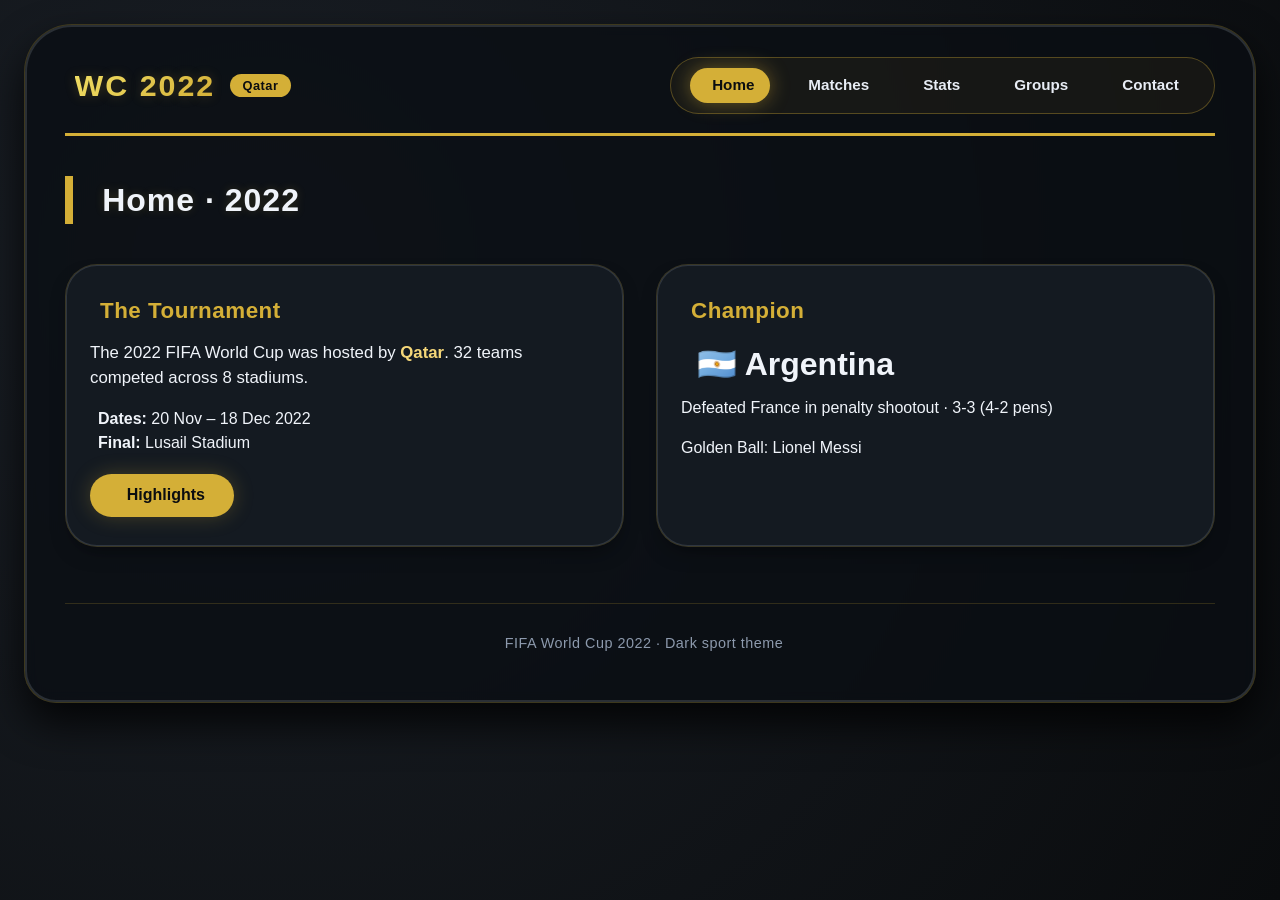
<file: index.html>
<!DOCTYPE html>
<html lang="en">
  <head>
    <meta charset="UTF-8" />
    <meta name="viewport" content="width=device-width, initial-scale=1.0" />
    <title>WC 2022 · Home</title>
    <!-- shared styles -->

    <!-- Font Awesome -->
    <link rel="stylesheet" href="styles.css" />
  </head>
  <body>
    <div class="container">
      <!-- ===== HEADER ===== -->
      <header class="header">
        <div class="logo">
          <i class="fas fa-trophy"></i>
          <h1>WC 2022</h1>
          <span>Qatar</span>
        </div>
        <nav class="nav-links">
          <a href="index.html" class="active"
            ><i class="fas fa-futbol"></i> Home</a
          >
          <a href="matches.html"
            ><i class="fas fa-calendar-check"></i> Matches</a
          >
          <a href="stats.html"><i class="fas fa-chart-simple"></i> Stats</a>
          <a href="groups.html"><i class="fas fa-layer-group"></i> Groups</a>
          <a href="contact.html"><i class="fas fa-envelope"></i> Contact</a>
        </nav>
      </header>

      <!-- ===== HOME ===== -->
      <section>
        <h2 class="page-title">
          <i
            class="fas fa-globe-asia"
            style="color: #d4af37; margin-right: 10px"
          ></i>
          Home · 2022
        </h2>
        <div class="grid-2col">
          <div class="card">
            <h3><i class="fas fa-flag"></i> The Tournament</h3>
            <p style="margin-bottom: 1rem; font-size: 1.05rem">
              The 2022 FIFA World Cup was hosted by
              <span class="highlight">Qatar</span>. 32 teams competed across 8
              stadiums.
            </p>
            <p>
              <i
                class="fas fa-calendar-alt"
                style="color: #d4af37; margin-right: 8px"
              ></i>
              <strong>Dates:</strong> 20 Nov – 18 Dec 2022
            </p>
            <p>
              <i
                class="fas fa-trophy"
                style="color: #d4af37; margin-right: 8px"
              ></i>
              <strong>Final:</strong> Lusail Stadium
            </p>
            <p style="margin-top: 1.2rem">
              <span class="btn"><i class="fas fa-ticket"></i> Highlights</span>
            </p>
          </div>
          <div class="card">
            <h3><i class="fas fa-fire"></i> Champion</h3>
            <div
              style="
                display: flex;
                align-items: center;
                gap: 1rem;
                margin-top: 0.5rem;
              "
            >
              <i
                class="fas fa-star"
                style="color: #d4af37; font-size: 2.5rem"
              ></i>
              <span style="font-size: 2rem; font-weight: 700"
                >🇦🇷 Argentina</span
              >
            </div>
            <p style="margin-top: 0.5rem">
              Defeated France in penalty shootout · 3-3 (4-2 pens)
            </p>
            <p style="margin-top: 1rem">
              <i class="fas fa-medal" style="color: #d4af37"></i> Golden Ball:
              Lionel Messi
            </p>
          </div>
        </div>
      </section>

      <footer>
        <i class="fas fa-futbol" style="color: #d4af37; margin-right: 8px"></i>
        FIFA World Cup 2022 · Dark sport theme
      </footer>
    </div>
  </body>
</html>
</file>
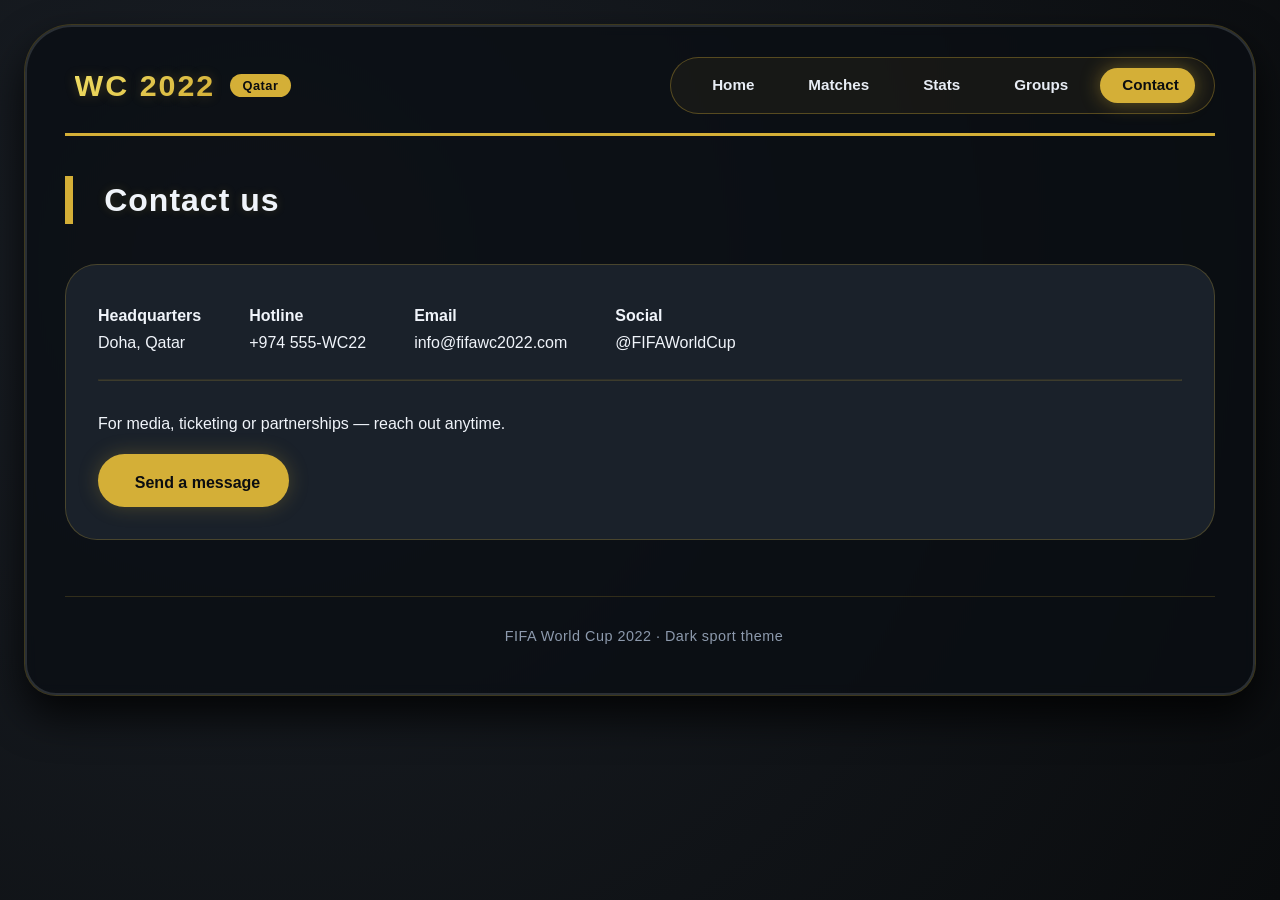
<file: contact.html>
<!DOCTYPE html>
<html lang="en">
  <head>
    <meta charset="UTF-8" />
    <meta name="viewport" content="width=device-width, initial-scale=1.0" />
    <title>WC 2022 · Contact</title>

    <link rel="stylesheet" href="styles.css" />
  </head>
  <body>
    <div class="container">
      <!-- ===== HEADER ===== -->
      <header class="header">
        <div class="logo">
          <i class="fas fa-trophy"></i>
          <h1>WC 2022</h1>
          <span>Qatar</span>
        </div>
        <nav class="nav-links">
          <a href="index.html"><i class="fas fa-futbol"></i> Home</a>
          <a href="matches.html"
            ><i class="fas fa-calendar-check"></i> Matches</a
          >
          <a href="stats.html"><i class="fas fa-chart-simple"></i> Stats</a>
          <a href="groups.html"><i class="fas fa-layer-group"></i> Groups</a>
          <a href="contact.html" class="active"
            ><i class="fas fa-envelope"></i> Contact</a
          >
        </nav>
      </header>

      <!-- ===== CONTACT ===== -->
      <section>
        <h2 class="page-title">
          <i
            class="fas fa-envelope"
            style="color: #d4af37; margin-right: 12px"
          ></i>
          Contact us
        </h2>
        <div class="contact-info">
          <div style="display: flex; flex-wrap: wrap; gap: 2rem 3rem">
            <div>
              <i class="fas fa-map-pin"></i> <strong>Headquarters</strong><br />
              Doha, Qatar
            </div>
            <div>
              <i class="fas fa-phone-alt"></i> <strong>Hotline</strong><br />
              +974 555-WC22
            </div>
            <div>
              <i class="fas fa-envelope"></i> <strong>Email</strong><br />
              info@fifawc2022.com
            </div>
            <div>
              <i class="fas fa-share-alt"></i> <strong>Social</strong><br />
              @FIFAWorldCup
            </div>
          </div>
          <hr style="border-color: #d4af3730; margin: 1.5rem 0" />
          <p>
            <i class="fas fa-paper-plane" style="color: #d4af37"></i> For media,
            ticketing or partnerships — reach out anytime.
          </p>
          <p style="margin-top: 1rem">
            <span class="btn"
              ><i class="fas fa-comment"></i> Send a message</span
            >
          </p>
        </div>
      </section>

      <footer>
        <i class="fas fa-futbol" style="color: #d4af37; margin-right: 8px"></i>
        FIFA World Cup 2022 · Dark sport theme
      </footer>
    </div>
  </body>
</html>
</file>
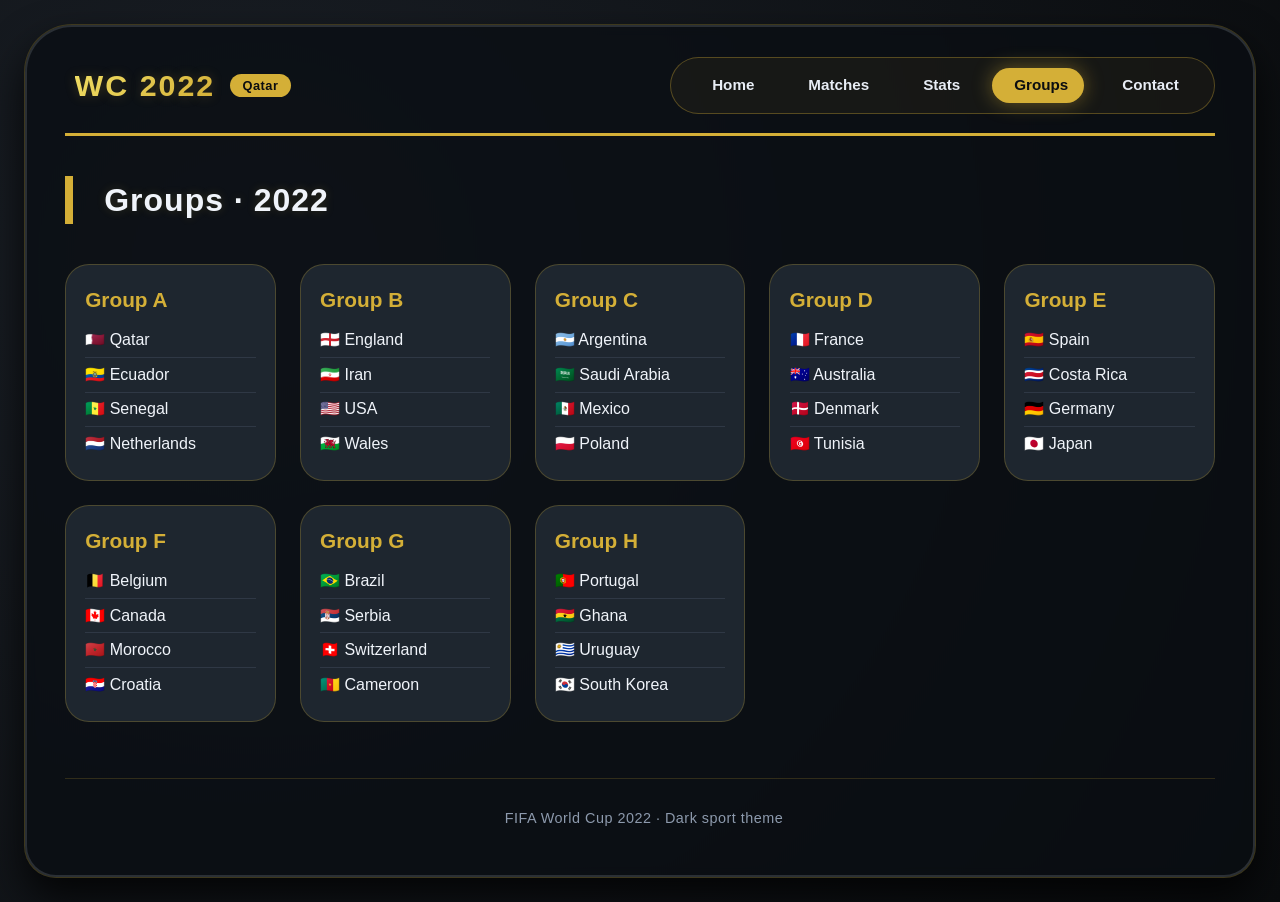
<file: groups.html>
<!DOCTYPE html>
<html lang="en">
  <head>
    <meta charset="UTF-8" />
    <meta name="viewport" content="width=device-width, initial-scale=1.0" />
    <title>WC 2022 · Groups</title>
    <link rel="stylesheet" href="styles.css" />
  </head>
  <body>
    <div class="container">
      <!-- ===== HEADER ===== -->
      <header class="header">
        <div class="logo">
          <i class="fas fa-trophy"></i>
          <h1>WC 2022</h1>
          <span>Qatar</span>
        </div>
        <nav class="nav-links">
          <a href="index.html"><i class="fas fa-futbol"></i> Home</a>
          <a href="matches.html"
            ><i class="fas fa-calendar-check"></i> Matches</a
          >
          <a href="stats.html"><i class="fas fa-chart-simple"></i> Stats</a>
          <a href="groups.html" class="active"
            ><i class="fas fa-layer-group"></i> Groups</a
          >
          <a href="contact.html"><i class="fas fa-envelope"></i> Contact</a>
        </nav>
      </header>

      <!-- ===== GROUPS ===== -->
      <section>
        <h2 class="page-title">
          <i
            class="fas fa-layer-group"
            style="color: #d4af37; margin-right: 12px"
          ></i>
          Groups · 2022
        </h2>
        <div class="grid-3col">
          <div class="group-box">
            <h4>Group A</h4>
            <ul>
              <li>🇶🇦 Qatar</li>
              <li>🇪🇨 Ecuador</li>
              <li>🇸🇳 Senegal</li>
              <li>🇳🇱 Netherlands</li>
            </ul>
          </div>
          <div class="group-box">
            <h4>Group B</h4>
            <ul>
              <li>🏴󠁧󠁢󠁥󠁮󠁧󠁿 England</li>
              <li>🇮🇷 Iran</li>
              <li>🇺🇸 USA</li>
              <li>🏴󠁧󠁢󠁷󠁬󠁳󠁿 Wales</li>
            </ul>
          </div>
          <div class="group-box">
            <h4>Group C</h4>
            <ul>
              <li>🇦🇷 Argentina</li>
              <li>🇸🇦 Saudi Arabia</li>
              <li>🇲🇽 Mexico</li>
              <li>🇵🇱 Poland</li>
            </ul>
          </div>
          <div class="group-box">
            <h4>Group D</h4>
            <ul>
              <li>🇫🇷 France</li>
              <li>🇦🇺 Australia</li>
              <li>🇩🇰 Denmark</li>
              <li>🇹🇳 Tunisia</li>
            </ul>
          </div>
          <div class="group-box">
            <h4>Group E</h4>
            <ul>
              <li>🇪🇸 Spain</li>
              <li>🇨🇷 Costa Rica</li>
              <li>🇩🇪 Germany</li>
              <li>🇯🇵 Japan</li>
            </ul>
          </div>
          <div class="group-box">
            <h4>Group F</h4>
            <ul>
              <li>🇧🇪 Belgium</li>
              <li>🇨🇦 Canada</li>
              <li>🇲🇦 Morocco</li>
              <li>🇭🇷 Croatia</li>
            </ul>
          </div>
          <div class="group-box">
            <h4>Group G</h4>
            <ul>
              <li>🇧🇷 Brazil</li>
              <li>🇷🇸 Serbia</li>
              <li>🇨🇭 Switzerland</li>
              <li>🇨🇲 Cameroon</li>
            </ul>
          </div>
          <div class="group-box">
            <h4>Group H</h4>
            <ul>
              <li>🇵🇹 Portugal</li>
              <li>🇬🇭 Ghana</li>
              <li>🇺🇾 Uruguay</li>
              <li>🇰🇷 South Korea</li>
            </ul>
          </div>
        </div>
      </section>

      <footer>
        <i class="fas fa-futbol" style="color: #d4af37; margin-right: 8px"></i>
        FIFA World Cup 2022 · Dark sport theme
      </footer>
    </div>
  </body>
</html>
</file>
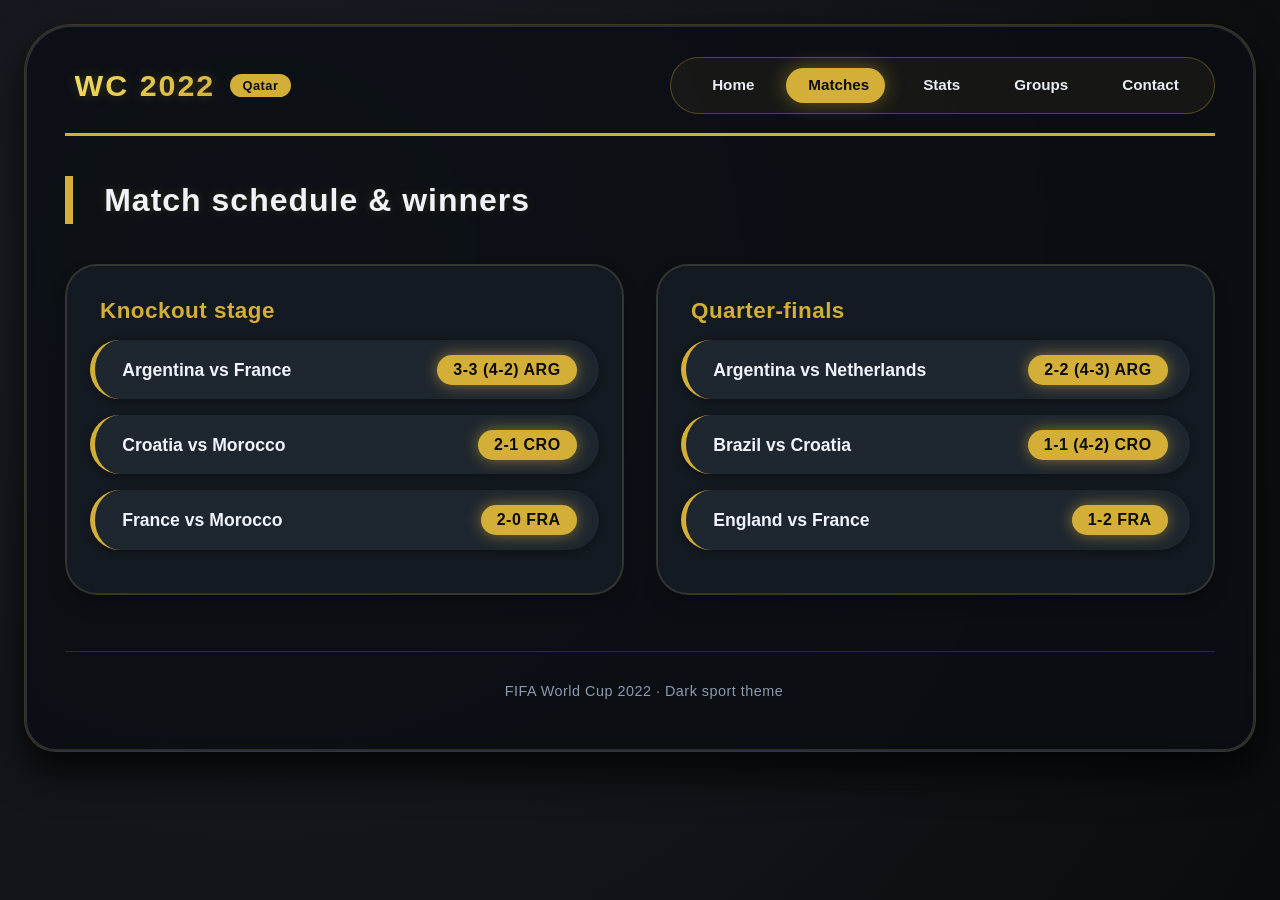
<file: matches.html>
<!DOCTYPE html>
<html lang="en">
  <head>
    <meta charset="UTF-8" />
    <meta name="viewport" content="width=device-width, initial-scale=1.0" />
    <title>WC 2022 · Matches</title>

    <link rel="stylesheet" href="styles.css" />
  </head>
  <body>
    <div class="container">
      <!-- ===== HEADER ===== -->
      <header class="header">
        <div class="logo">
          <i class="fas fa-trophy"></i>
          <h1>WC 2022</h1>
          <span>Qatar</span>
        </div>
        <nav class="nav-links">
          <a href="index.html"><i class="fas fa-futbol"></i> Home</a>
          <a href="matches.html" class="active"
            ><i class="fas fa-calendar-check"></i> Matches</a
          >
          <a href="stats.html"><i class="fas fa-chart-simple"></i> Stats</a>
          <a href="groups.html"><i class="fas fa-layer-group"></i> Groups</a>
          <a href="contact.html"><i class="fas fa-envelope"></i> Contact</a>
        </nav>
      </header>

      <!-- ===== MATCHES ===== -->
      <section>
        <h2 class="page-title">
          <i
            class="fas fa-calendar-check"
            style="color: #d4af37; margin-right: 12px"
          ></i>
          Match schedule & winners
        </h2>
        <div class="grid-2col">
          <div class="card">
            <h3><i class="fas fa-clock"></i> Knockout stage</h3>
            <div class="match-item">
              <span class="teams"
                ><i class="fas fa-flag"></i> Argentina vs France</span
              >
              <span class="result winner"
                ><i class="fas fa-trophy"></i> 3-3 (4-2) ARG</span
              >
            </div>
            <div class="match-item">
              <span class="teams"
                ><i class="fas fa-flag"></i> Croatia vs Morocco</span
              >
              <span class="result winner"
                ><i class="fas fa-trophy"></i> 2-1 CRO</span
              >
            </div>
            <div class="match-item">
              <span class="teams"
                ><i class="fas fa-flag"></i> France vs Morocco</span
              >
              <span class="result winner"
                ><i class="fas fa-trophy"></i> 2-0 FRA</span
              >
            </div>
          </div>
          <div class="card">
            <h3><i class="fas fa-check-circle"></i> Quarter-finals</h3>
            <div class="match-item">
              <span class="teams"
                ><i class="fas fa-flag"></i> Argentina vs Netherlands</span
              >
              <span class="result winner"
                ><i class="fas fa-trophy"></i> 2-2 (4-3) ARG</span
              >
            </div>
            <div class="match-item">
              <span class="teams"
                ><i class="fas fa-flag"></i> Brazil vs Croatia</span
              >
              <span class="result winner"
                ><i class="fas fa-trophy"></i> 1-1 (4-2) CRO</span
              >
            </div>
            <div class="match-item">
              <span class="teams"
                ><i class="fas fa-flag"></i> England vs France</span
              >
              <span class="result winner"
                ><i class="fas fa-trophy"></i> 1-2 FRA</span
              >
            </div>
          </div>
        </div>
      </section>

      <footer>
        <i class="fas fa-futbol" style="color: #d4af37; margin-right: 8px"></i>
        FIFA World Cup 2022 · Dark sport theme
      </footer>
    </div>
  </body>
</html>
</file>
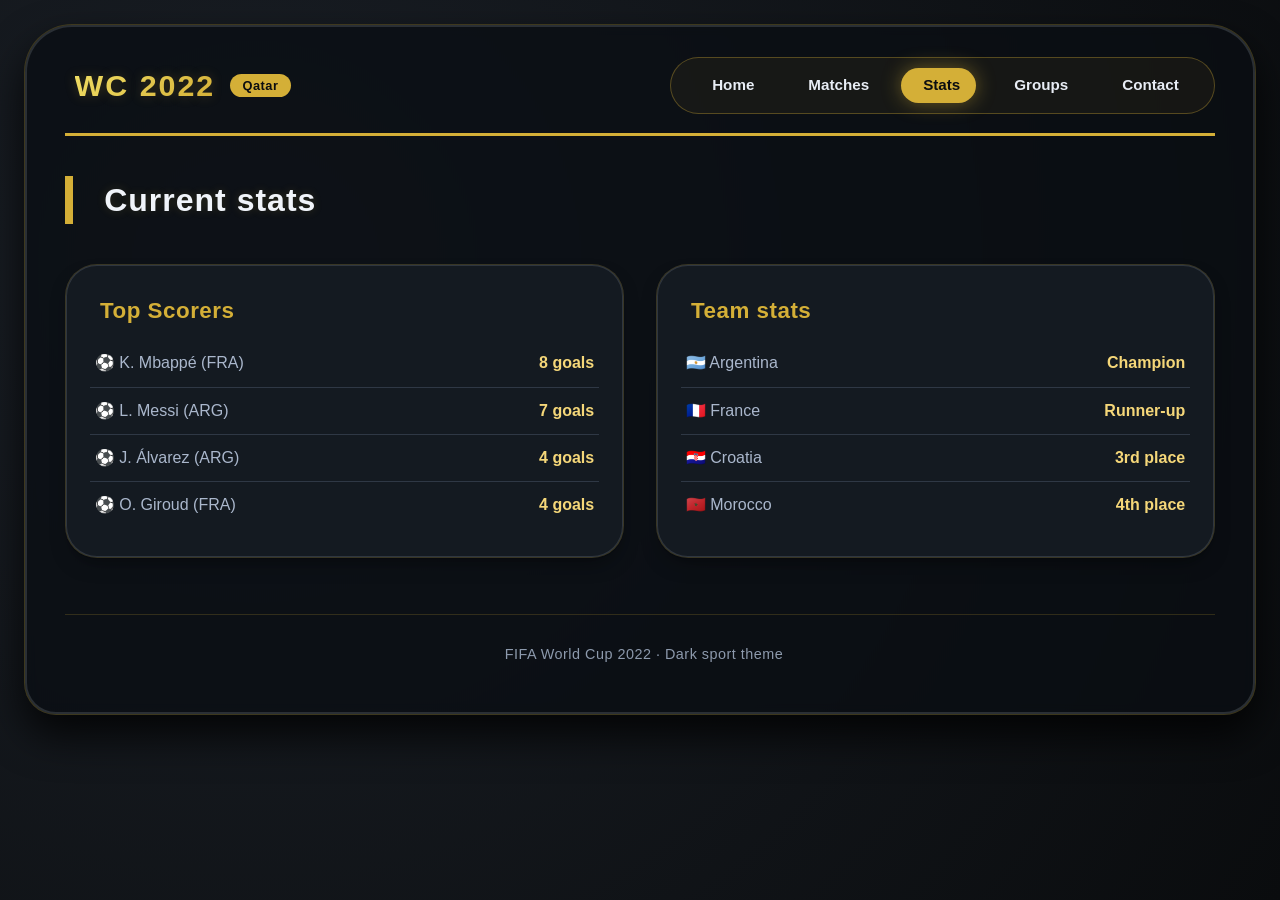
<file: stats.html>
<!DOCTYPE html>
<html lang="en">
  <head>
    <meta charset="UTF-8" />
    <meta name="viewport" content="width=device-width, initial-scale=1.0" />
    <title>WC 2022 · Stats</title>
    <link rel="stylesheet" href="styles.css" />
  </head>
  <body>
    <div class="container">
      <!-- ===== HEADER ===== -->
      <header class="header">
        <div class="logo">
          <i class="fas fa-trophy"></i>
          <h1>WC 2022</h1>
          <span>Qatar</span>
        </div>
        <nav class="nav-links">
          <a href="index.html"><i class="fas fa-futbol"></i> Home</a>
          <a href="matches.html"
            ><i class="fas fa-calendar-check"></i> Matches</a
          >
          <a href="stats.html" class="active"
            ><i class="fas fa-chart-simple"></i> Stats</a
          >
          <a href="groups.html"><i class="fas fa-layer-group"></i> Groups</a>
          <a href="contact.html"><i class="fas fa-envelope"></i> Contact</a>
        </nav>
      </header>

      <!-- ===== STATS ===== -->
      <section>
        <h2 class="page-title">
          <i
            class="fas fa-chart-simple"
            style="color: #d4af37; margin-right: 12px"
          ></i>
          Current stats
        </h2>
        <div class="grid-2col">
          <div class="card">
            <h3><i class="fas fa-football"></i> Top Scorers</h3>
            <div class="stat-row">
              <span class="stat-label">⚽ K. Mbappé (FRA)</span>
              <span class="stat-value">8 goals</span>
            </div>
            <div class="stat-row">
              <span class="stat-label">⚽ L. Messi (ARG)</span>
              <span class="stat-value">7 goals</span>
            </div>
            <div class="stat-row">
              <span class="stat-label">⚽ J. Álvarez (ARG)</span>
              <span class="stat-value">4 goals</span>
            </div>
            <div class="stat-row">
              <span class="stat-label">⚽ O. Giroud (FRA)</span>
              <span class="stat-value">4 goals</span>
            </div>
          </div>
          <div class="card">
            <h3><i class="fas fa-ranking-star"></i> Team stats</h3>
            <div class="stat-row">
              <span class="stat-label">🇦🇷 Argentina</span>
              <span class="stat-value">Champion</span>
            </div>
            <div class="stat-row">
              <span class="stat-label">🇫🇷 France</span>
              <span class="stat-value">Runner-up</span>
            </div>
            <div class="stat-row">
              <span class="stat-label">🇭🇷 Croatia</span>
              <span class="stat-value">3rd place</span>
            </div>
            <div class="stat-row">
              <span class="stat-label">🇲🇦 Morocco</span>
              <span class="stat-value">4th place</span>
            </div>
          </div>
        </div>
      </section>

      <footer>
        <i class="fas fa-futbol" style="color: #d4af37; margin-right: 8px"></i>
        FIFA World Cup 2022 · Dark sport theme
      </footer>
    </div>
  </body>
</html>
</file>
<file: styles.css>
/* ===== SHARED STYLES – FIFA WORLD CUP 2022 ===== */
/* dark, sporty, gold accent */

* {
  margin: 0;
  padding: 0;
  box-sizing: border-box;
}

body {
  background: #0b0d10;
  background-image: radial-gradient(
    circle at 20% 30%,
    #1a1f26 0%,
    #0a0c0e 100%
  );
  min-height: 100vh;
  font-family: "Inter", sans-serif;
  color: #f0f4fa;
  line-height: 1.5;
  padding: 1.5rem;
}

.container {
  max-width: 1300px;
  margin: 0 auto;
  background: rgba(10, 14, 19, 0.75);
  backdrop-filter: blur(6px);
  -webkit-backdrop-filter: blur(6px);
  border: 1px solid rgba(212, 175, 55, 0.25);
  border-radius: 3rem 3rem 2rem 2rem;
  box-shadow: 0 20px 40px rgba(0, 0, 0, 0.8), 0 0 0 2px #2a2f35 inset;
  padding: 2rem 2.5rem 3rem;
  transition: all 0.2s;
}

/* ----- HEADER / NAV ----- */
.header {
  display: flex;
  flex-wrap: wrap;
  align-items: center;
  justify-content: space-between;
  border-bottom: 3px solid #d4af37;
  padding-bottom: 1.2rem;
  margin-bottom: 2.5rem;
}

.logo {
  display: flex;
  align-items: center;
  gap: 0.6rem;
}

.logo i {
  font-size: 2.8rem;
  color: #d4af37;
  filter: drop-shadow(0 0 6px #d4af3780);
}

.logo h1 {
  font-family: "Orbitron", sans-serif;
  font-weight: 900;
  font-size: 1.9rem;
  letter-spacing: 2px;
  background: linear-gradient(135deg, #f5e56b, #d4af37);
  -webkit-background-clip: text;
  -webkit-text-fill-color: transparent;
  background-clip: text;
  text-shadow: 0 0 12px #d4af3740;
}

.logo span {
  font-size: 0.8rem;
  background: #d4af37;
  color: #0b0d10;
  padding: 0.1rem 0.8rem;
  border-radius: 40px;
  font-weight: 700;
  letter-spacing: 0.5px;
  margin-left: 0.3rem;
}

.nav-links {
  display: flex;
  flex-wrap: wrap;
  gap: 0.4rem 1rem;
  background: rgba(212, 175, 55, 0.06);
  padding: 0.6rem 1.2rem;
  border-radius: 60px;
  border: 1px solid #d4af3755;
}

.nav-links a {
  color: #e8edf5;
  text-decoration: none;
  font-weight: 600;
  padding: 0.4rem 1rem;
  border-radius: 40px;
  transition: 0.25s ease;
  display: flex;
  align-items: center;
  gap: 6px;
  font-size: 0.95rem;
}

.nav-links a i {
  color: #d4af37;
  font-size: 1rem;
}

.nav-links a:hover,
.nav-links a.active {
  background: #d4af37;
  color: #0b0d10;
  box-shadow: 0 0 20px #d4af3770;
}

.nav-links a:hover i,
.nav-links a.active i {
  color: #0b0d10;
}

/* ----- TITLE ----- */
.page-title {
  font-family: "Orbitron", sans-serif;
  font-weight: 700;
  font-size: 2rem;
  letter-spacing: 1px;
  border-left: 8px solid #d4af37;
  padding-left: 1.2rem;
  margin-bottom: 2.5rem;
  text-shadow: 0 0 10px #d4af3730;
}

/* ----- GRIDS & CARDS ----- */
.grid-2col {
  display: grid;
  grid-template-columns: repeat(auto-fit, minmax(280px, 1fr));
  gap: 2rem;
  margin-top: 1.5rem;
}

.grid-3col {
  display: grid;
  grid-template-columns: repeat(auto-fit, minmax(200px, 1fr));
  gap: 1.5rem;
  margin-top: 1.5rem;
}

.card {
  background: #141a21;
  border-radius: 2rem;
  padding: 1.8rem 1.5rem;
  border: 1px solid #d4af3730;
  box-shadow: 0 10px 20px -8px #00000080, 0 0 0 1px #2f3640 inset;
  transition: 0.2s;
  backdrop-filter: blur(4px);
}

.card:hover {
  transform: translateY(-4px);
  border-color: #d4af37;
  box-shadow: 0 20px 30px -10px #000000, 0 0 0 1px #d4af3760 inset;
}

.card h3 {
  font-family: "Orbitron", sans-serif;
  font-weight: 700;
  font-size: 1.4rem;
  color: #d4af37;
  letter-spacing: 0.5px;
  margin-bottom: 0.8rem;
  display: flex;
  align-items: center;
  gap: 10px;
}

.card h3 i {
  font-size: 1.6rem;
  color: #d4af37;
}

.highlight {
  color: #f5d779;
  font-weight: 600;
}

/* ----- MATCH ITEMS ----- */
.match-item {
  background: #1e262f;
  border-radius: 40px;
  padding: 0.9rem 1.4rem;
  margin-bottom: 1rem;
  display: flex;
  flex-wrap: wrap;
  align-items: center;
  justify-content: space-between;
  border-left: 5px solid #d4af37;
  box-shadow: 0 2px 8px #00000055;
}

.match-item .teams {
  font-weight: 700;
  font-size: 1.1rem;
  display: flex;
  align-items: center;
  gap: 0.3rem;
}

.match-item .teams i {
  color: #d4af37;
  font-size: 1rem;
}

.match-item .result {
  background: #2b3542;
  padding: 0.2rem 1rem;
  border-radius: 40px;
  font-weight: 700;
  color: #f0f4fa;
  letter-spacing: 0.5px;
}

.match-item .result.winner {
  background: #d4af37;
  color: #0b0d10;
  box-shadow: 0 0 15px #d4af3790;
}

/* ----- STATS ----- */
.stat-row {
  display: flex;
  justify-content: space-between;
  border-bottom: 1px solid #2f3845;
  padding: 0.7rem 0.3rem;
  font-weight: 500;
}

.stat-row:last-child {
  border: none;
}

.stat-label {
  color: #aab7cc;
}

.stat-value {
  font-weight: 700;
  color: #f5d779;
}

/* ----- GROUPS ----- */
.group-box {
  background: #1e262f;
  border-radius: 1.5rem;
  padding: 1.2rem;
  border: 1px solid #d4af3740;
}

.group-box h4 {
  font-family: "Orbitron", sans-serif;
  color: #d4af37;
  font-size: 1.3rem;
  margin-bottom: 0.5rem;
}

.group-box ul {
  list-style: none;
  padding: 0;
}

.group-box ul li {
  padding: 0.3rem 0;
  border-bottom: 1px solid #2f3845;
  display: flex;
  justify-content: space-between;
}

.group-box ul li:last-child {
  border: none;
}

/* ----- CONTACT ----- */
.contact-info {
  background: #1a212a;
  border-radius: 2rem;
  padding: 2rem;
  border: 1px solid #d4af3740;
}

.contact-info i {
  color: #d4af37;
  width: 2rem;
  font-size: 1.4rem;
}

/* ----- BUTTON ----- */
.btn {
  display: inline-block;
  background: #d4af37;
  color: #0b0d10;
  font-weight: 700;
  padding: 0.6rem 1.8rem;
  border-radius: 60px;
  border: none;
  font-size: 1rem;
  cursor: default;
  box-shadow: 0 0 20px #d4af3740;
}

.btn i {
  margin-right: 8px;
}

/* ----- FOOTER ----- */
footer {
  margin-top: 3.5rem;
  border-top: 1px solid #d4af3730;
  padding-top: 1.8rem;
  text-align: center;
  color: #8d9aad;
  font-size: 0.9rem;
  letter-spacing: 0.5px;
}

/* ----- RESPONSIVE ----- */
@media (max-width: 700px) {
  .container {
    padding: 1.2rem;
  }
  .header {
    flex-direction: column;
    align-items: start;
    gap: 1rem;
  }
  .nav-links {
    width: 100%;
    justify-content: center;
  }
  .logo h1 {
    font-size: 1.6rem;
  }
}
</file>
